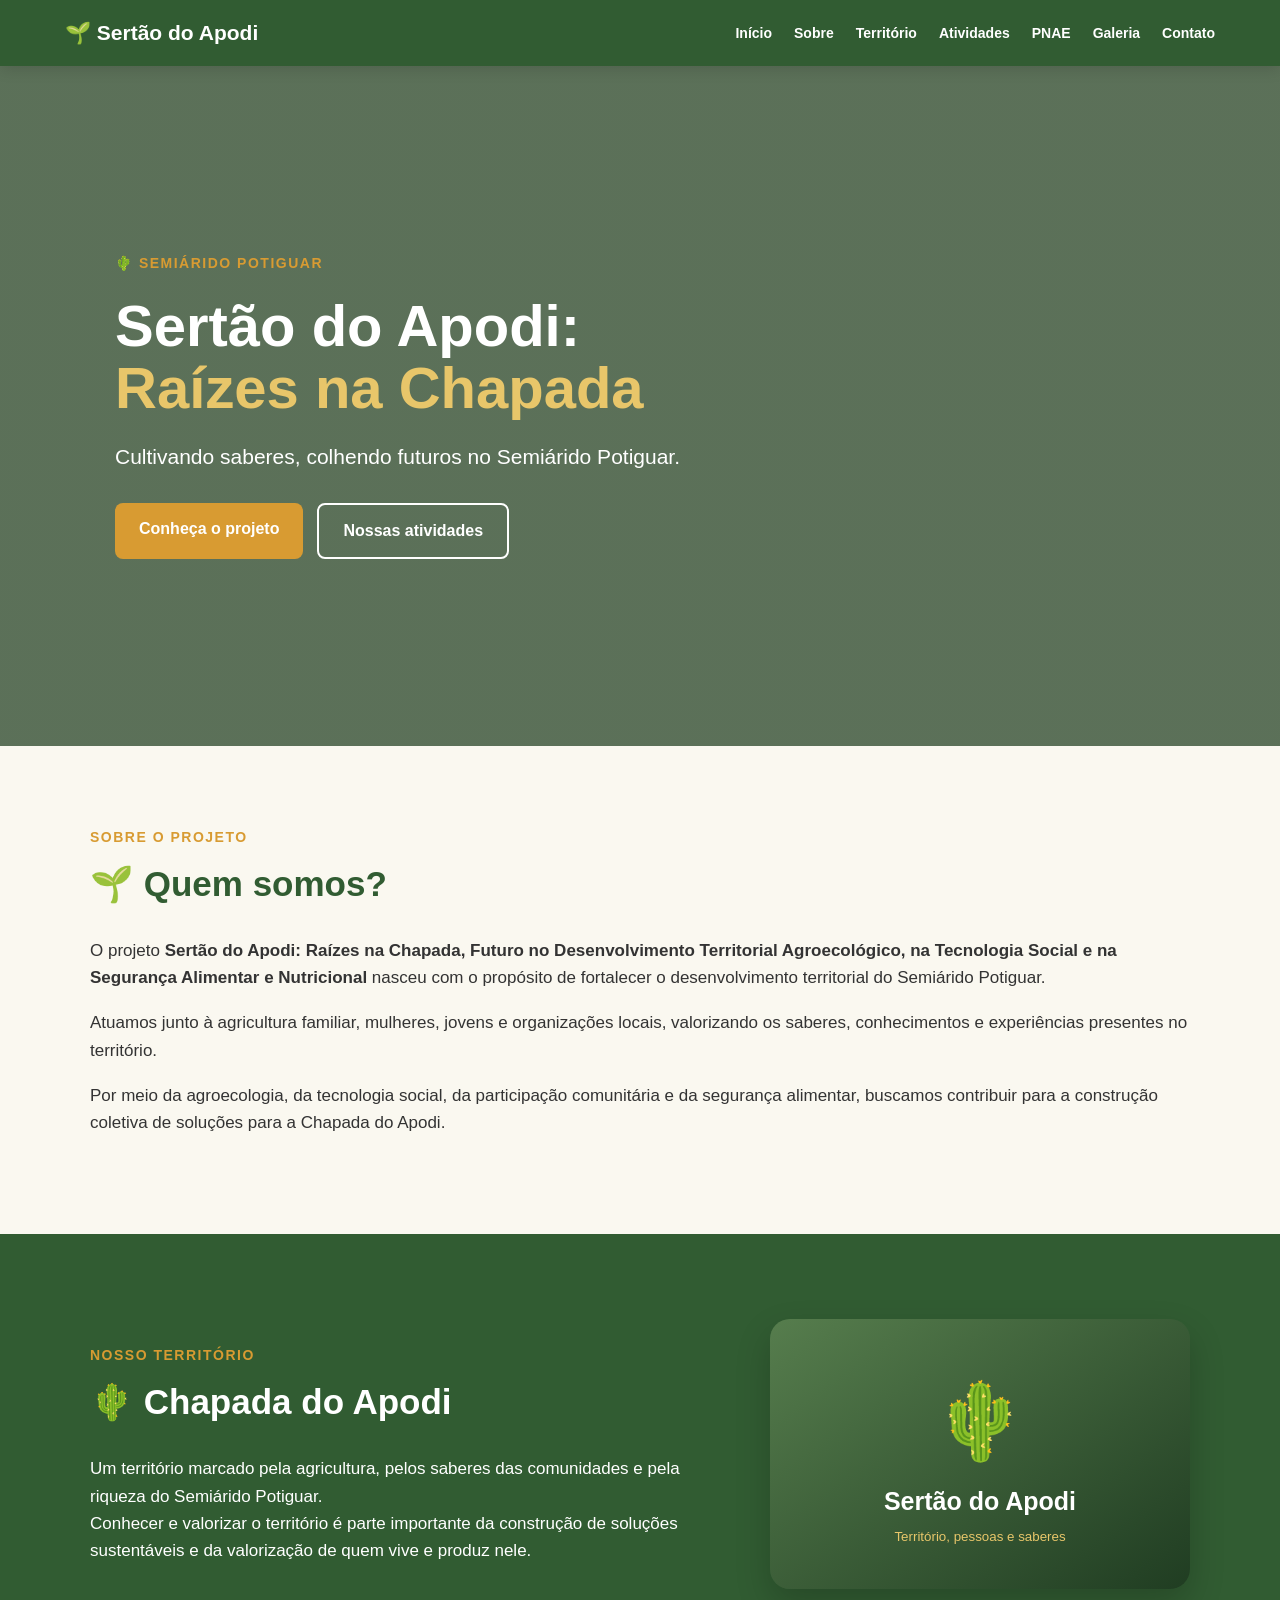
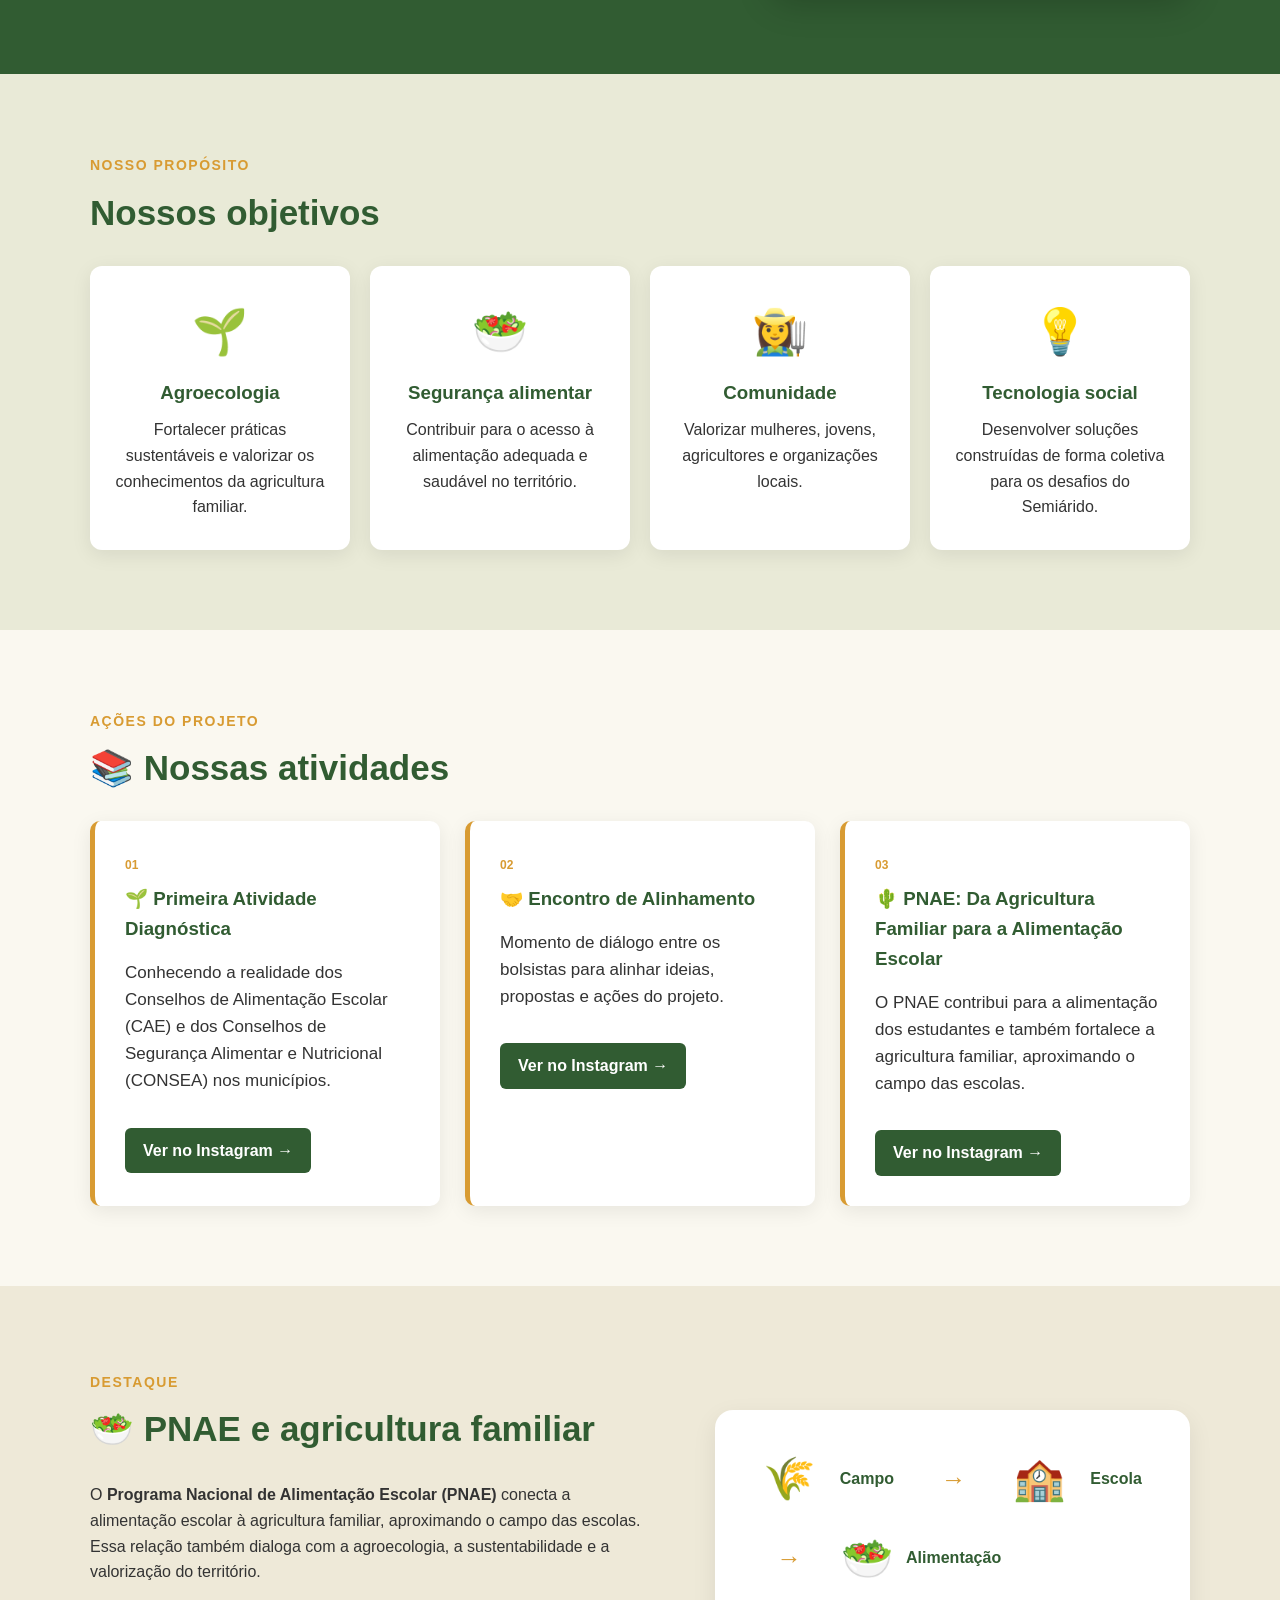
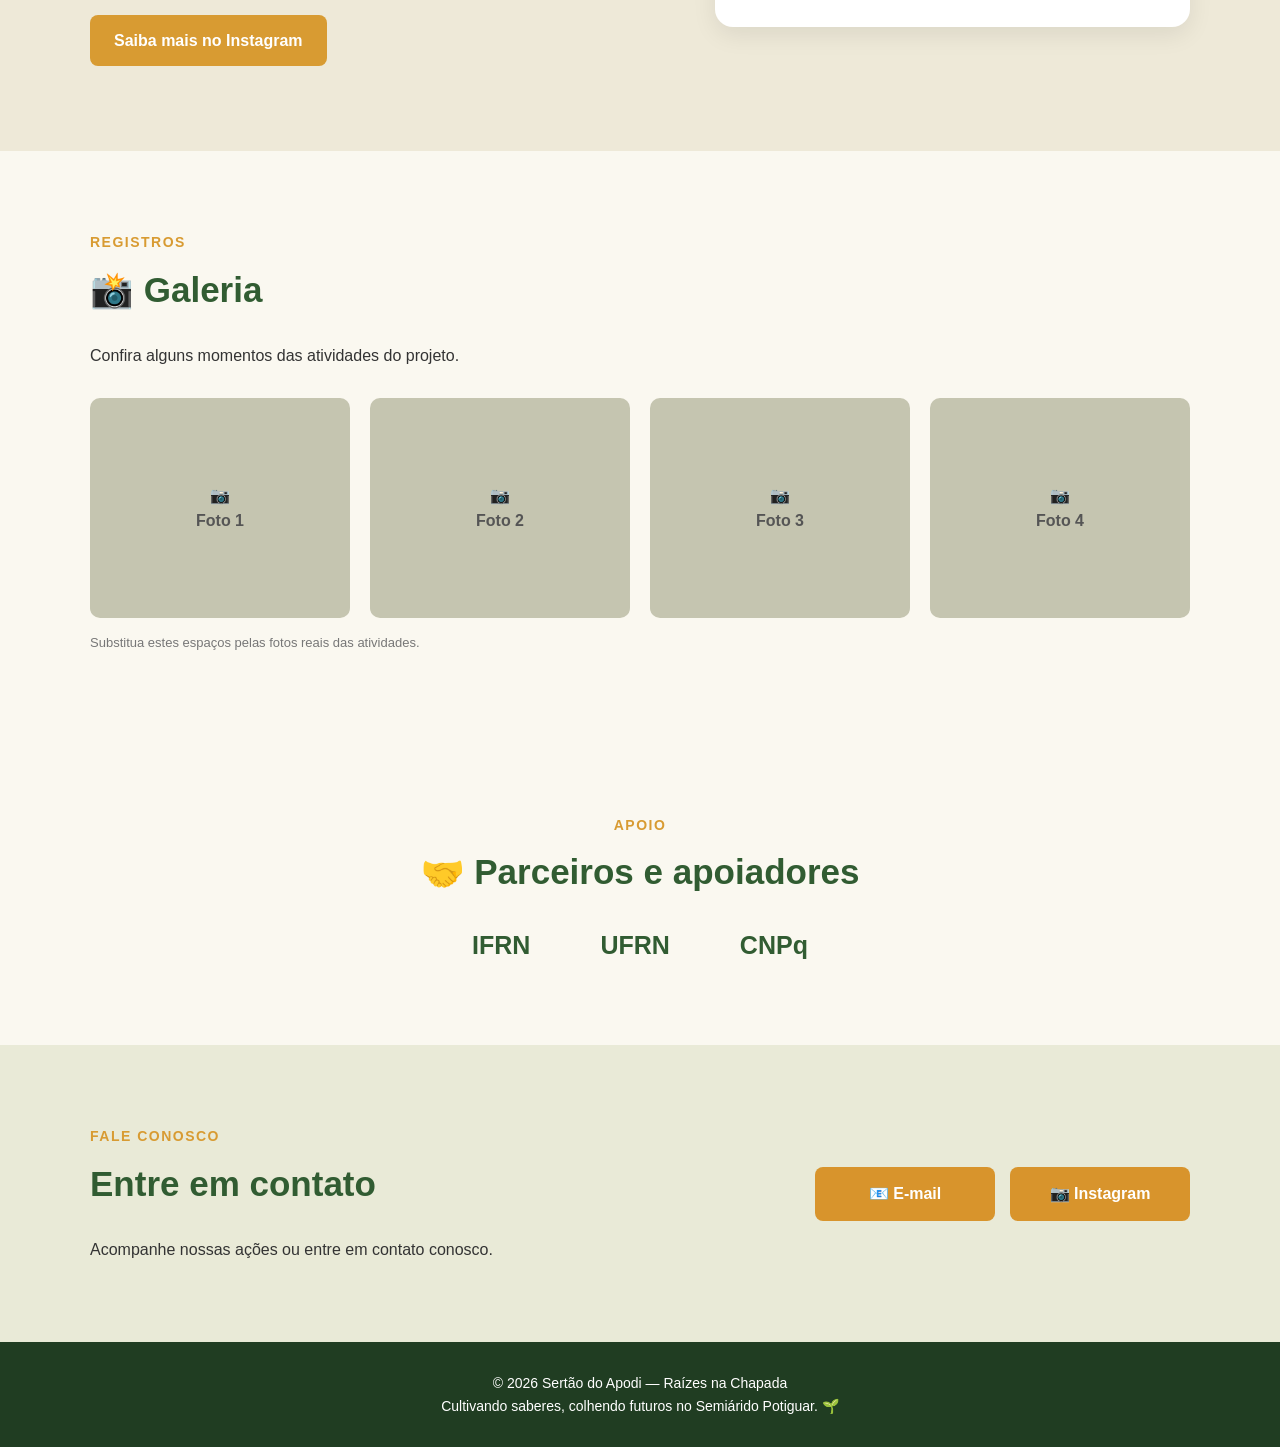
<file: index.html>
<!DOCTYPE html>
<html lang="pt-BR">
<head>
    <meta charset="UTF-8">
    <meta name="viewport" content="width=device-width, initial-scale=1.0">
    <title>Sertão do Apodi | Raízes na Chapada</title>
    <link rel="stylesheet" href="style.css">
</head>

<body>

<header>
    <nav class="navbar">
        <a class="logo" href="#inicio">🌱 Sertão do Apodi</a>

        <ul class="menu">
            <li><a href="#inicio">Início</a></li>
            <li><a href="#sobre">Sobre</a></li>
            <li><a href="#territorio">Território</a></li>
            <li><a href="#atividades">Atividades</a></li>
            <li><a href="#pnae">PNAE</a></li>
            <li><a href="#galeria">Galeria</a></li>
            <li><a href="#contato">Contato</a></li>
        </ul>
    </nav>
</header>

<main>

<!-- INÍCIO -->
<section id="inicio" class="hero">

    <div class="hero-content">

        <p class="tag">🌵 SEMIÁRIDO POTIGUAR</p>

        <h1>
            Sertão do Apodi:
            <br>
            <span>Raízes na Chapada</span>
        </h1>

        <p class="hero-text">
            Cultivando saberes, colhendo futuros no Semiárido Potiguar.
        </p>

        <div class="hero-buttons">

            <a href="#sobre" class="botao">
                Conheça o projeto
            </a>

            <a href="#atividades" class="botao botao-outline">
                Nossas atividades
            </a>

        </div>

    </div>

</section>


<!-- SOBRE -->
<section id="sobre" class="section">

    <div class="container">

        <div class="section-label">
            SOBRE O PROJETO
        </div>

        <h2>🌱 Quem somos?</h2>

        <p>
            O projeto
            <strong>
                Sertão do Apodi: Raízes na Chapada,
                Futuro no Desenvolvimento Territorial Agroecológico,
                na Tecnologia Social e na Segurança Alimentar e Nutricional
            </strong>
            nasceu com o propósito de fortalecer o desenvolvimento
            territorial do Semiárido Potiguar.
        </p>

        <p>
            Atuamos junto à agricultura familiar, mulheres, jovens e
            organizações locais, valorizando os saberes, conhecimentos
            e experiências presentes no território.
        </p>

        <p>
            Por meio da agroecologia, da tecnologia social,
            da participação comunitária e da segurança alimentar,
            buscamos contribuir para a construção coletiva de
            soluções para a Chapada do Apodi.
        </p>

    </div>

</section>


<!-- TERRITÓRIO -->
<section id="territorio" class="territorio">

    <div class="container territorio-grid">

        <div>

            <div class="section-label">
                NOSSO TERRITÓRIO
            </div>

            <h2>🌵 Chapada do Apodi</h2>

            <p>
                Um território marcado pela agricultura, pelos saberes
                das comunidades e pela riqueza do Semiárido Potiguar.
            </p>

            <p>
                Conhecer e valorizar o território é parte importante
                da construção de soluções sustentáveis e da valorização
                de quem vive e produz nele.
            </p>

        </div>

        <div class="territorio-card">

            <span>🌵</span>

            <strong>Sertão do Apodi</strong>

            <small>
                Território, pessoas e saberes
            </small>

        </div>

    </div>

</section>


<!-- OBJETIVOS -->
<section class="objetivos">

    <div class="container">

        <div class="section-label">
            NOSSO PROPÓSITO
        </div>

        <h2>Nossos objetivos</h2>

        <div class="cards">

            <div class="card">

                <div class="icone">🌱</div>

                <h3>Agroecologia</h3>

                <p>
                    Fortalecer práticas sustentáveis e valorizar
                    os conhecimentos da agricultura familiar.
                </p>

            </div>


            <div class="card">

                <div class="icone">🥗</div>

                <h3>Segurança alimentar</h3>

                <p>
                    Contribuir para o acesso à alimentação adequada
                    e saudável no território.
                </p>

            </div>


            <div class="card">

                <div class="icone">👩‍🌾</div>

                <h3>Comunidade</h3>

                <p>
                    Valorizar mulheres, jovens, agricultores e
                    organizações locais.
                </p>

            </div>


            <div class="card">

                <div class="icone">💡</div>

                <h3>Tecnologia social</h3>

                <p>
                    Desenvolver soluções construídas de forma
                    coletiva para os desafios do Semiárido.
                </p>

            </div>

        </div>

    </div>

</section>


<!-- ATIVIDADES -->
<section id="atividades" class="section">

    <div class="container">

        <div class="section-label">
            AÇÕES DO PROJETO
        </div>

        <h2>📚 Nossas atividades</h2>

        <div class="atividades">

            <article>

                <span class="activity-number">
                    01
                </span>

                <h3>
                    🌱 Primeira Atividade Diagnóstica
                </h3>

                <p>
                    Conhecendo a realidade dos Conselhos de
                    Alimentação Escolar (CAE) e dos Conselhos
                    de Segurança Alimentar e Nutricional (CONSEA)
                    nos municípios.
                </p>

                <a
                    href="https://www.instagram.com/p/Da0oa6QoOey/?stkn=MXJ6MGkzaTkyZDFjYQ=="
                    class="saiba-mais"
                    target="_blank"
                >
                    Ver no Instagram →
                </a>

            </article>


            <article>

                <span class="activity-number">
                    02
                </span>

                <h3>
                    🤝 Encontro de Alinhamento
                </h3>

                <p>
                    Momento de diálogo entre os bolsistas para
                    alinhar ideias, propostas e ações do projeto.
                </p>

                <a
                    href="https://www.instagram.com/p/DcJ8N0joI4n/?stkn=MXg5YXlienkyaHBv"
                    class="saiba-mais"
                    target="_blank"
                >
                    Ver no Instagram →
                </a>

            </article>


            <article>

                <span class="activity-number">
                    03
                </span>

                <h3>
                    🌵 PNAE: Da Agricultura Familiar para a Alimentação Escolar
                </h3>

                <p>
                    O PNAE contribui para a alimentação dos estudantes
                    e também fortalece a agricultura familiar,
                    aproximando o campo das escolas.
                </p>

                <a
                    href="https://www.instagram.com/p/Dc1cY6roIXt/?stkn=MWxkeGZoZm5tOHJpeQ=="
                    class="saiba-mais"
                    target="_blank"
                >
                    Ver no Instagram →
                </a>

            </article>

        </div>

    </div>

</section>


<!-- PNAE -->
<section id="pnae" class="pnae">

    <div class="container pnae-grid">

        <div>

            <div class="section-label">
                DESTAQUE
            </div>

            <h2>
                🥗 PNAE e agricultura familiar
            </h2>

            <p>
                O <strong>Programa Nacional de Alimentação Escolar (PNAE)</strong>
                conecta a alimentação escolar à agricultura familiar,
                aproximando o campo das escolas.
            </p>

            <p>
                Essa relação também dialoga com a agroecologia,
                a sustentabilidade e a valorização do território.
            </p>

            <a
                href="https://www.instagram.com/p/Dc1cY6roIXt/?stkn=MWxkeGZoZm5tOHJpeQ=="
                target="_blank"
                class="botao"
            >
                Saiba mais no Instagram
            </a>

        </div>


        <div class="pnae-box">

            <div>🌾</div>
            <span>Campo</span>

            <b>→</b>

            <div>🏫</div>
            <span>Escola</span>

            <b>→</b>

            <div>🥗</div>
            <span>Alimentação</span>

        </div>

    </div>

</section>


<!-- GALERIA -->
<section id="galeria" class="galeria">

    <div class="container">

        <div class="section-label">
            REGISTROS
        </div>

        <h2>📸 Galeria</h2>

        <p>
            Confira alguns momentos das atividades do projeto.
        </p>

        <div class="fotos">

            <div class="foto">
                <span>
                    📷
                    <br>
                    Foto 1
                </span>
            </div>

            <div class="foto">
                <span>
                    📷
                    <br>
                    Foto 2
                </span>
            </div>

            <div class="foto">
                <span>
                    📷
                    <br>
                    Foto 3
                </span>
            </div>

            <div class="foto">
                <span>
                    📷
                    <br>
                    Foto 4
                </span>
            </div>

        </div>

        <p class="gallery-note">
            Substitua estes espaços pelas fotos reais das atividades.
        </p>

    </div>

</section>


<!-- PARCEIROS -->
<section class="parceiros">

    <div class="container">

        <div class="section-label">
            APOIO
        </div>

        <h2>
            🤝 Parceiros e apoiadores
        </h2>

        <div class="logos">

            <div>IFRN</div>
            <div>UFRN</div>
            <div>CNPq</div>

        </div>

    </div>

</section>


<!-- CONTATO -->
<section id="contato" class="contato">

    <div class="container contato-box">

        <div>

            <div class="section-label">
                FALE CONOSCO
            </div>

            <h2>
                Entre em contato
            </h2>

            <p>
                Acompanhe nossas ações ou entre em contato conosco.
            </p>

        </div>

        <div class="contatos">

            <a href="mailto:sertaodoa@gmail.com">
                📧 E-mail
            </a>

            <a
                href="https://www.instagram.com/sertaodoapodi/"
                target="_blank"
            >
                📷 Instagram
            </a>

        </div>

    </div>

</section>

</main>


<!-- RODAPÉ -->
<footer>

    <p>
        © 2026 Sertão do Apodi — Raízes na Chapada
    </p>

    <p>
        Cultivando saberes, colhendo futuros no Semiárido Potiguar. 🌱
    </p>

</footer>

<script src="script.js"></script>

</body>
</html>
</file>
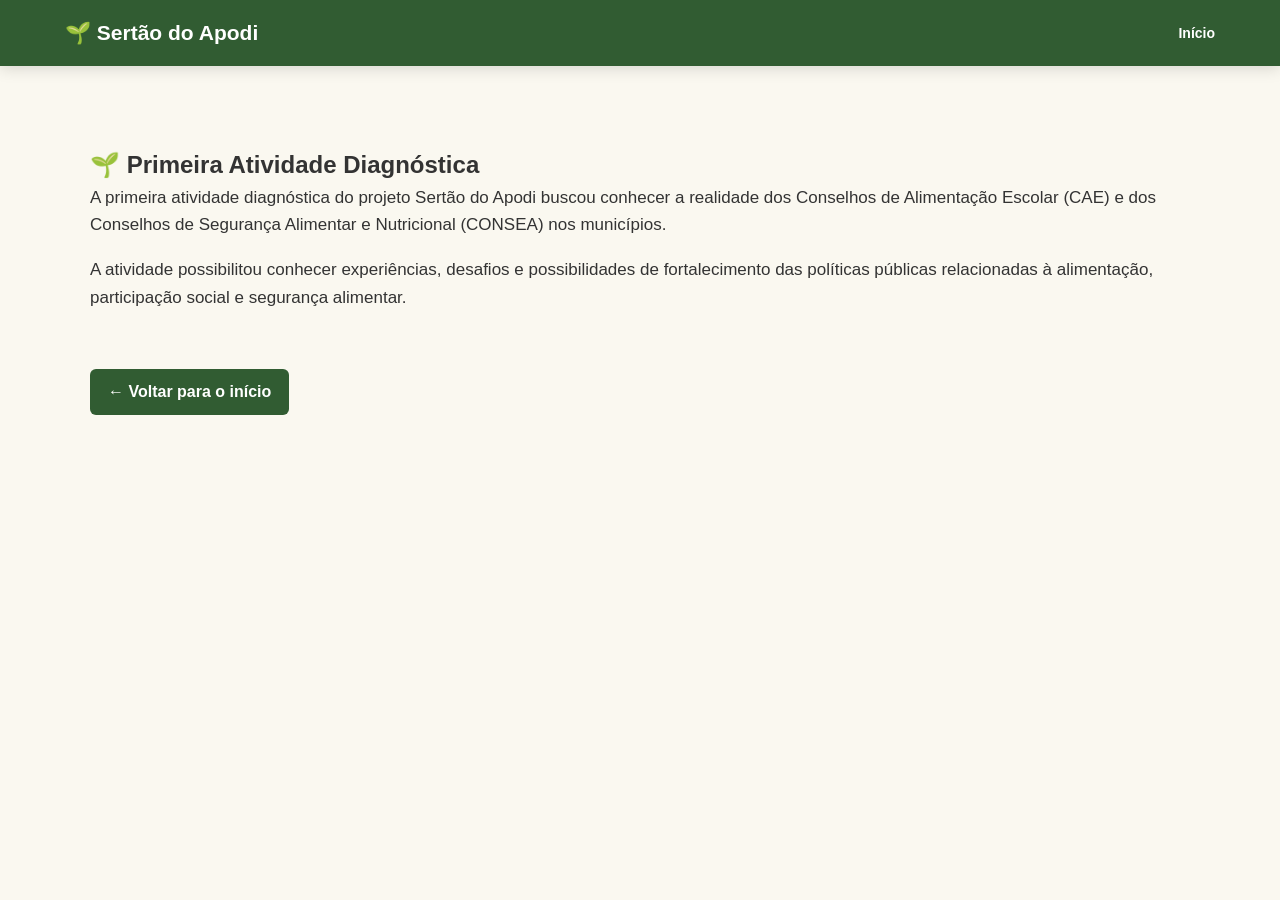
<file: atividade-diagnostica.html>
<!DOCTYPE html>
<html lang="pt-BR">

<head>
    <meta charset="UTF-8">
    <meta name="viewport" content="width=device-width, initial-scale=1.0">

    <title>Atividade Diagnóstica - Sertão do Apodi</title>

    <link rel="stylesheet" href="../style.css">
</head>

<body>

    <header>
        <nav class="navbar">

            <div class="logo">
                🌱 Sertão do Apodi
            </div>

            <ul class="menu">
                <li><a href="../index.html">Início</a></li>
            </ul>

        </nav>
    </header>

    <section class="section">

        <div class="container">

            <h1>🌱 Primeira Atividade Diagnóstica</h1>

            <p>
                A primeira atividade diagnóstica do projeto
                Sertão do Apodi buscou conhecer a realidade dos
                Conselhos de Alimentação Escolar (CAE) e dos
                Conselhos de Segurança Alimentar e Nutricional
                (CONSEA) nos municípios.
            </p>

            <p>
                A atividade possibilitou conhecer experiências,
                desafios e possibilidades de fortalecimento das
                políticas públicas relacionadas à alimentação,
                participação social e segurança alimentar.
            </p>

            <br>

            <a href="../index.html" class="saiba-mais">
                ← Voltar para o início
            </a>

        </div>

    </section>

</body>

</html>
</file>
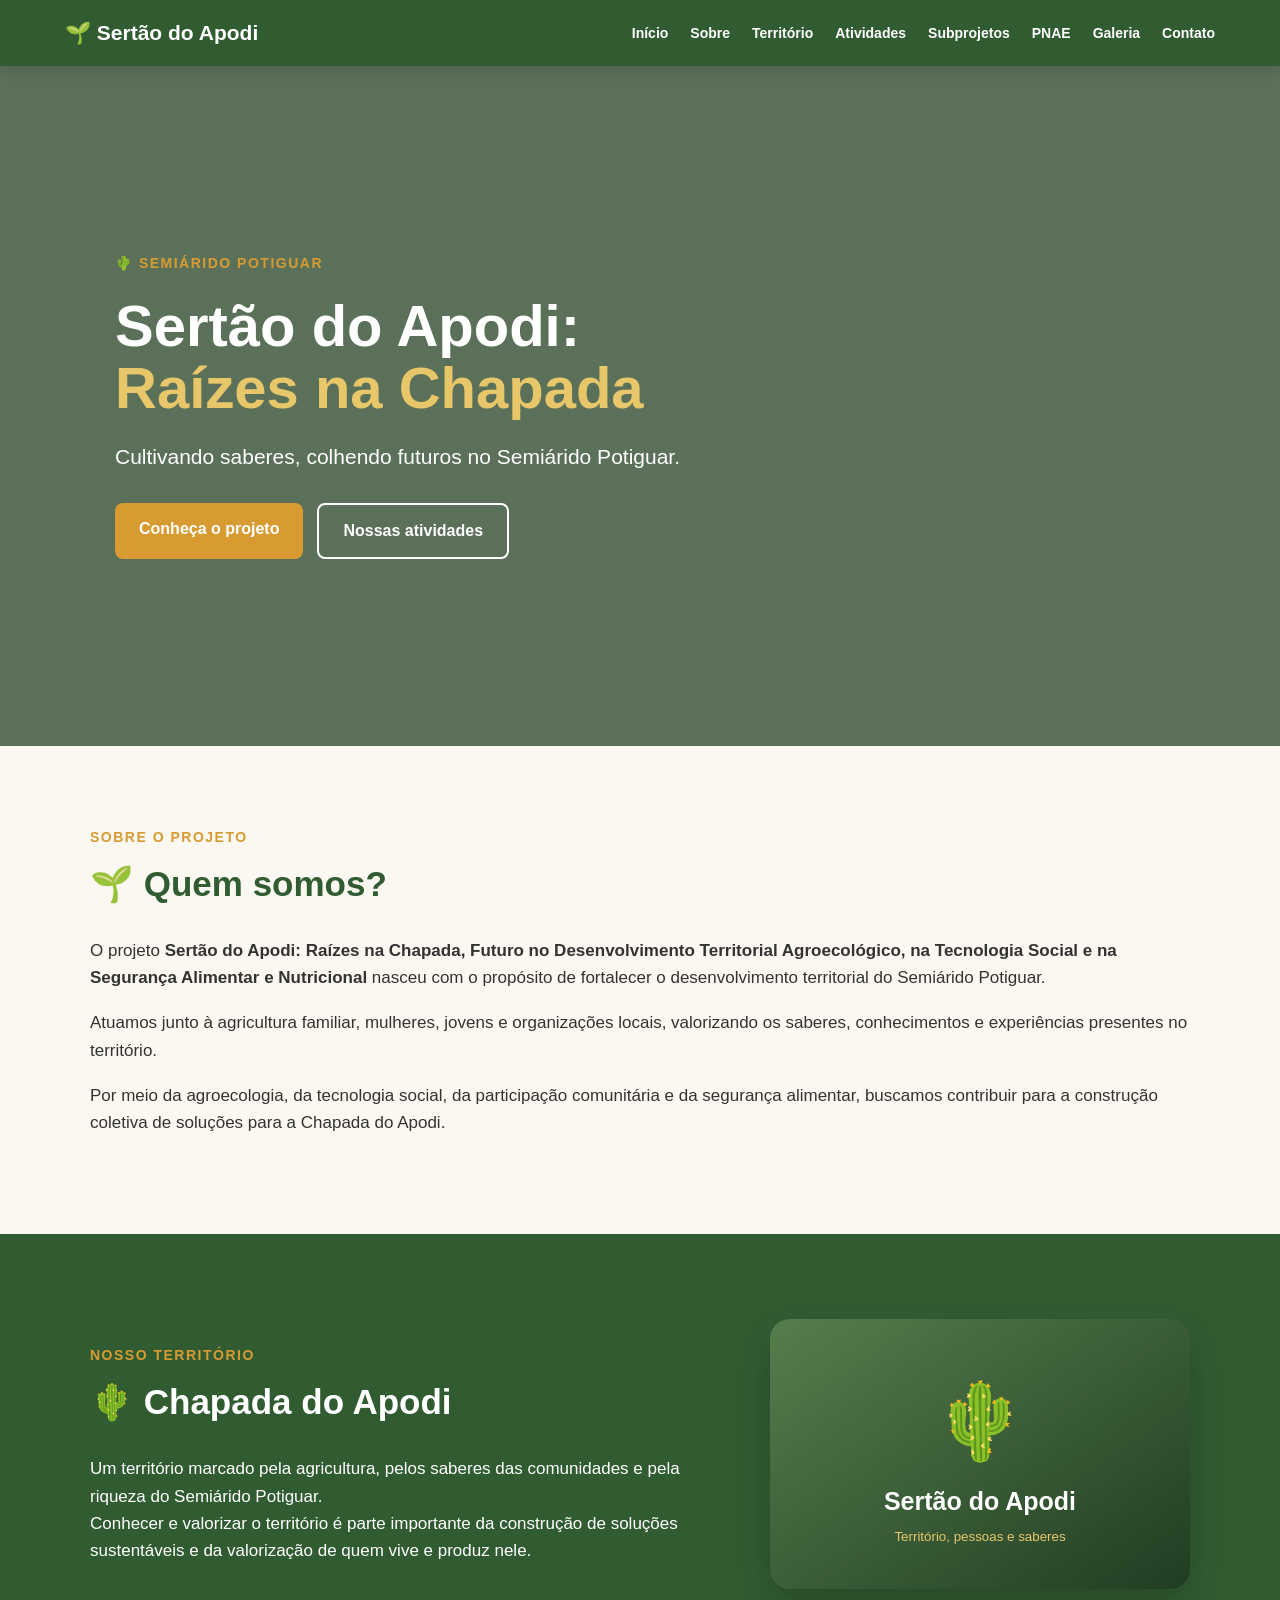
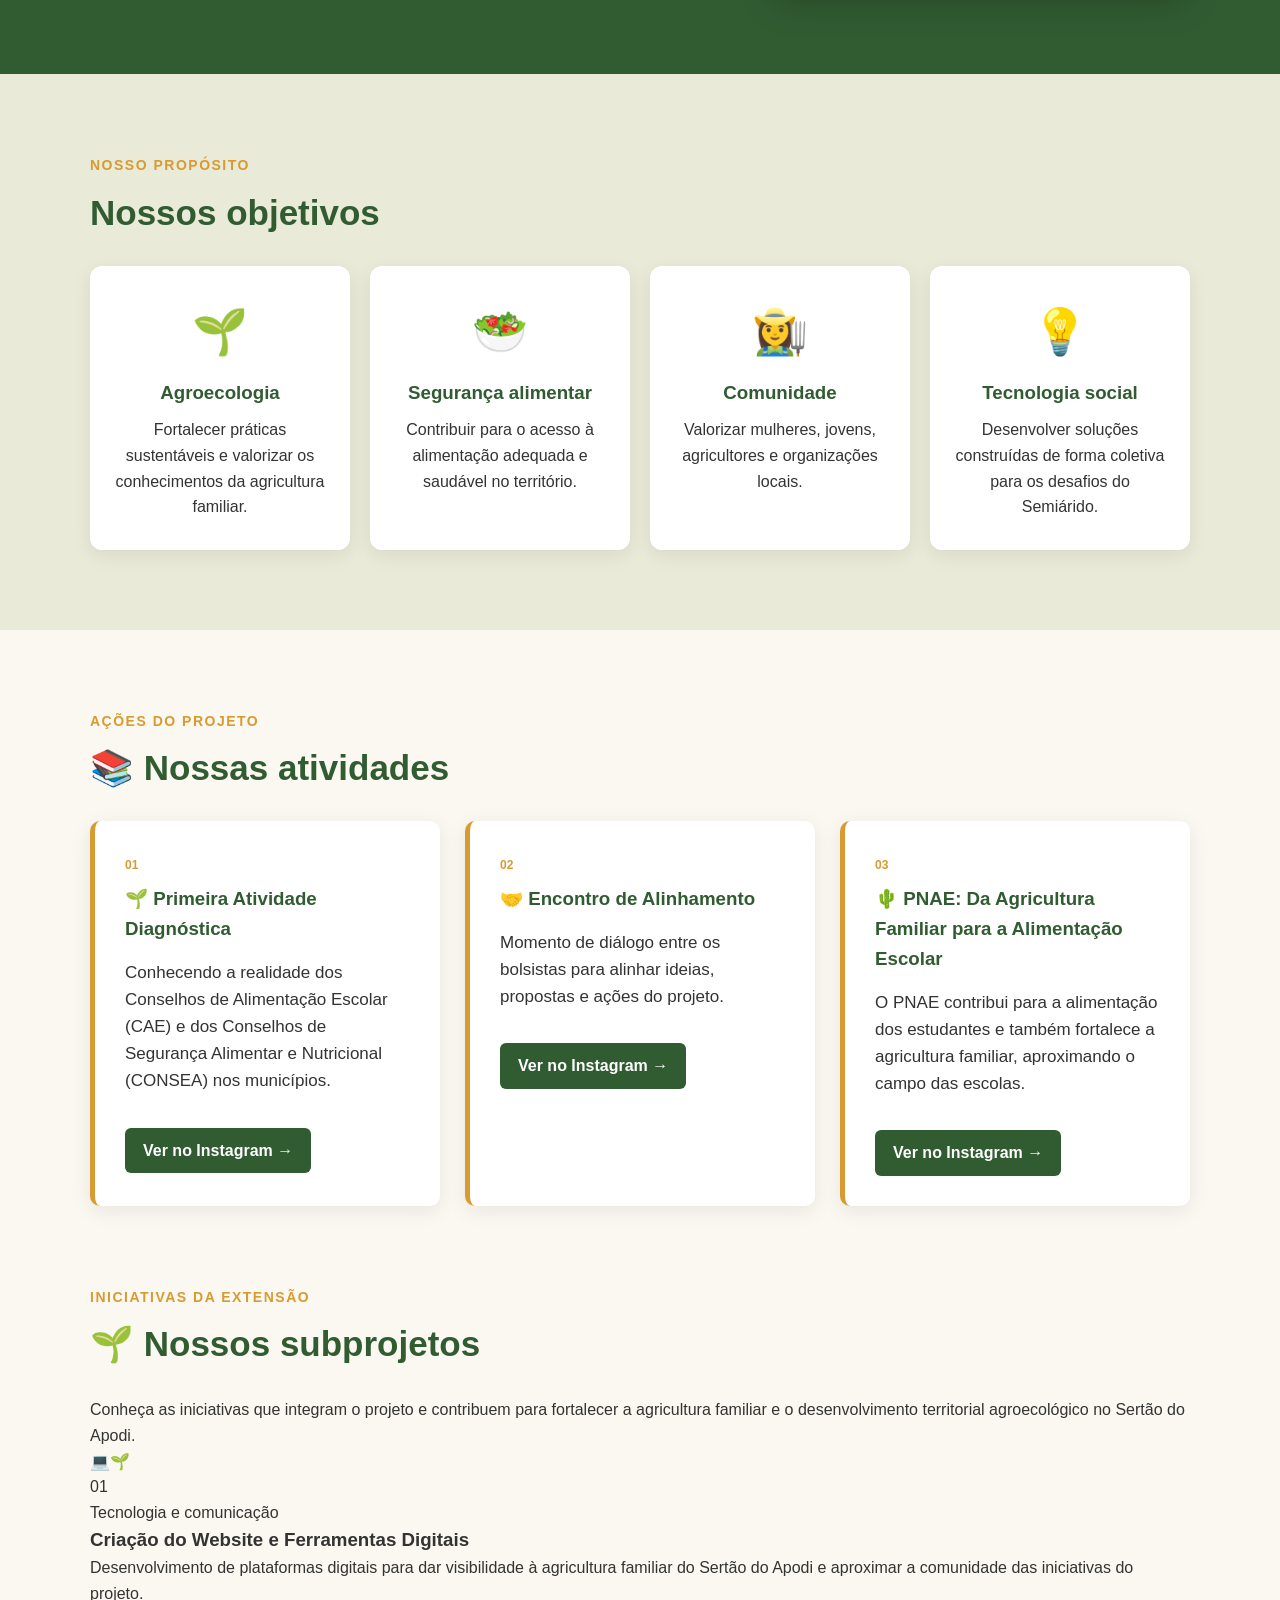
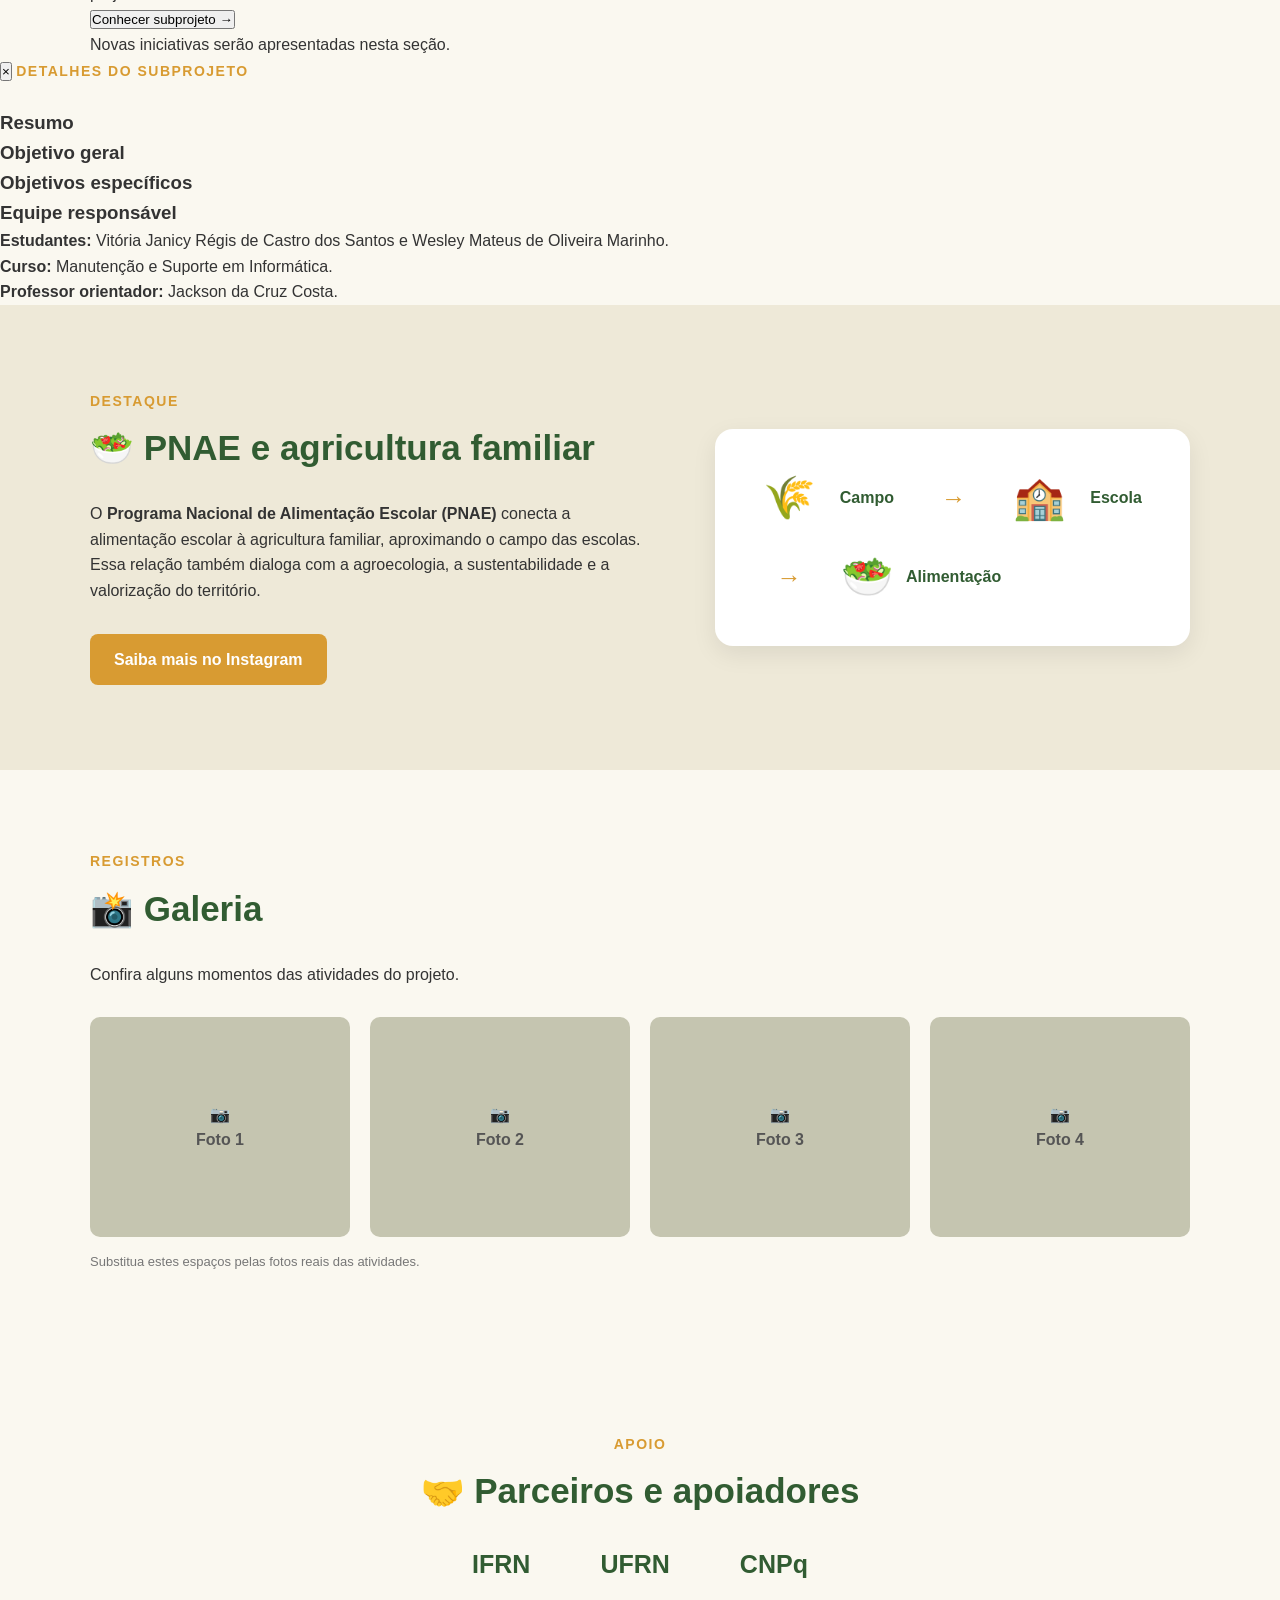
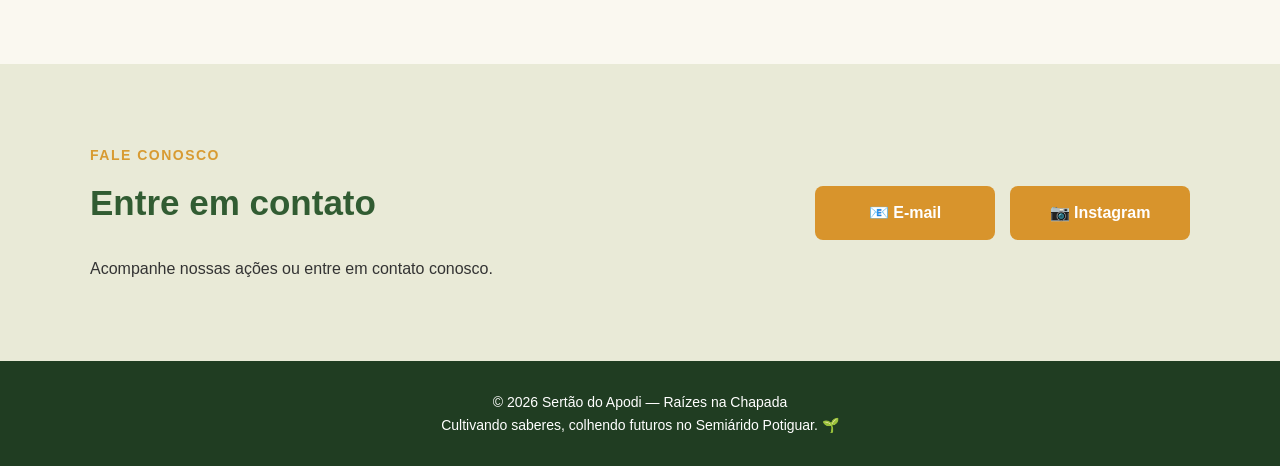
<file: index sert.html>
<!DOCTYPE html>
<html lang="pt-BR">
<head>
    <meta charset="UTF-8">
    <meta name="viewport" content="width=device-width, initial-scale=1.0">
    <title>Sertão do Apodi | Raízes na Chapada</title>
    <link rel="stylesheet" href="style.css">
</head>

<body>

<header>
    <nav class="navbar">
        <a class="logo" href="#inicio">🌱 Sertão do Apodi</a>

        <ul class="menu">
            <li><a href="#inicio">Início</a></li>
            <li><a href="#sobre">Sobre</a></li>
            <li><a href="#territorio">Território</a></li>
            <li><a href="#atividades">Atividades</a></li>
            <li><a href="#subprojetos">Subprojetos</a></li>
            <li><a href="#pnae">PNAE</a></li>
            <li><a href="#galeria">Galeria</a></li>
            <li><a href="#contato">Contato</a></li>
        </ul>
    </nav>
</header>

<main>

<!-- INÍCIO -->
<section id="inicio" class="hero">

    <div class="hero-content">

        <p class="tag">🌵 SEMIÁRIDO POTIGUAR</p>

        <h1>
            Sertão do Apodi:
            <br>
            <span>Raízes na Chapada</span>
        </h1>

        <p class="hero-text">
            Cultivando saberes, colhendo futuros no Semiárido Potiguar.
        </p>

        <div class="hero-buttons">

            <a href="#sobre" class="botao">
                Conheça o projeto
            </a>

            <a href="#atividades" class="botao botao-outline">
                Nossas atividades
            </a>

        </div>

    </div>

</section>


<!-- SOBRE -->
<section id="sobre" class="section">

    <div class="container">

        <div class="section-label">
            SOBRE O PROJETO
        </div>

        <h2>🌱 Quem somos?</h2>

        <p>
            O projeto
            <strong>
                Sertão do Apodi: Raízes na Chapada,
                Futuro no Desenvolvimento Territorial Agroecológico,
                na Tecnologia Social e na Segurança Alimentar e Nutricional
            </strong>
            nasceu com o propósito de fortalecer o desenvolvimento
            territorial do Semiárido Potiguar.
        </p>

        <p>
            Atuamos junto à agricultura familiar, mulheres, jovens e
            organizações locais, valorizando os saberes, conhecimentos
            e experiências presentes no território.
        </p>

        <p>
            Por meio da agroecologia, da tecnologia social,
            da participação comunitária e da segurança alimentar,
            buscamos contribuir para a construção coletiva de
            soluções para a Chapada do Apodi.
        </p>

    </div>

</section>


<!-- TERRITÓRIO -->
<section id="territorio" class="territorio">

    <div class="container territorio-grid">

        <div>

            <div class="section-label">
                NOSSO TERRITÓRIO
            </div>

            <h2>🌵 Chapada do Apodi</h2>

            <p>
                Um território marcado pela agricultura, pelos saberes
                das comunidades e pela riqueza do Semiárido Potiguar.
            </p>

            <p>
                Conhecer e valorizar o território é parte importante
                da construção de soluções sustentáveis e da valorização
                de quem vive e produz nele.
            </p>

        </div>

        <div class="territorio-card">

            <span>🌵</span>

            <strong>Sertão do Apodi</strong>

            <small>
                Território, pessoas e saberes
            </small>

        </div>

    </div>

</section>


<!-- OBJETIVOS -->
<section class="objetivos">

    <div class="container">

        <div class="section-label">
            NOSSO PROPÓSITO
        </div>

        <h2>Nossos objetivos</h2>

        <div class="cards">

            <div class="card">

                <div class="icone">🌱</div>

                <h3>Agroecologia</h3>

                <p>
                    Fortalecer práticas sustentáveis e valorizar
                    os conhecimentos da agricultura familiar.
                </p>

            </div>


            <div class="card">

                <div class="icone">🥗</div>

                <h3>Segurança alimentar</h3>

                <p>
                    Contribuir para o acesso à alimentação adequada
                    e saudável no território.
                </p>

            </div>


            <div class="card">

                <div class="icone">👩‍🌾</div>

                <h3>Comunidade</h3>

                <p>
                    Valorizar mulheres, jovens, agricultores e
                    organizações locais.
                </p>

            </div>


            <div class="card">

                <div class="icone">💡</div>

                <h3>Tecnologia social</h3>

                <p>
                    Desenvolver soluções construídas de forma
                    coletiva para os desafios do Semiárido.
                </p>

            </div>

        </div>

    </div>

</section>


<!-- ATIVIDADES -->
<section id="atividades" class="section">

    <div class="container">

        <div class="section-label">
            AÇÕES DO PROJETO
        </div>

        <h2>📚 Nossas atividades</h2>

        <div class="atividades">

            <article>

                <span class="activity-number">
                    01
                </span>

                <h3>
                    🌱 Primeira Atividade Diagnóstica
                </h3>

                <p>
                    Conhecendo a realidade dos Conselhos de
                    Alimentação Escolar (CAE) e dos Conselhos
                    de Segurança Alimentar e Nutricional (CONSEA)
                    nos municípios.
                </p>

                <a
                    href="https://www.instagram.com/p/Da0oa6QoOey/?stkn=MXJ6MGkzaTkyZDFjYQ=="
                    class="saiba-mais"
                    target="_blank"
                >
                    Ver no Instagram →
                </a>

            </article>


            <article>

                <span class="activity-number">
                    02
                </span>

                <h3>
                    🤝 Encontro de Alinhamento
                </h3>

                <p>
                    Momento de diálogo entre os bolsistas para
                    alinhar ideias, propostas e ações do projeto.
                </p>

                <a
                    href="https://www.instagram.com/p/DcJ8N0joI4n/?stkn=MXg5YXlienkyaHBv"
                    class="saiba-mais"
                    target="_blank"
                >
                    Ver no Instagram →
                </a>

            </article>


            <article>

                <span class="activity-number">
                    03
                </span>

                <h3>
                    🌵 PNAE: Da Agricultura Familiar para a Alimentação Escolar
                </h3>

                <p>
                    O PNAE contribui para a alimentação dos estudantes
                    e também fortalece a agricultura familiar,
                    aproximando o campo das escolas.
                </p>

                <a
                    href="https://www.instagram.com/p/Dc1cY6roIXt/?stkn=MWxkeGZoZm5tOHJpeQ=="
                    class="saiba-mais"
                    target="_blank"
                >
                    Ver no Instagram →
                </a>

            </article>

        </div>

    </div>

</section>



<!-- SUBPROJETOS -->
<section id="subprojetos" class="subprojetos-section">
    <div class="container">
        <div class="section-label">INICIATIVAS DA EXTENSÃO</div>
        <h2>🌱 Nossos subprojetos</h2>
        <p class="subprojetos-intro">
            Conheça as iniciativas que integram o projeto e contribuem
            para fortalecer a agricultura familiar e o desenvolvimento
            territorial agroecológico no Sertão do Apodi.
        </p>

        <div class="subprojetos-grid" id="listaSubprojetos">
            <article class="subprojeto-card">
                <div class="subprojeto-imagem">
                    <div class="subprojeto-imagem-conteudo" aria-hidden="true">💻🌱</div>
                    <span class="subprojeto-numero">01</span>
                </div>
                <div class="subprojeto-conteudo">
                    <span class="subprojeto-categoria">Tecnologia e comunicação</span>
                    <h3>Criação do Website e Ferramentas Digitais</h3>
                    <p>
                        Desenvolvimento de plataformas digitais para dar visibilidade
                        à agricultura familiar do Sertão do Apodi e aproximar a
                        comunidade das iniciativas do projeto.
                    </p>
                    <button class="subprojeto-botao" type="button" data-subprojeto="0"
                            aria-haspopup="dialog">
                        Conhecer subprojeto <span aria-hidden="true">→</span>
                    </button>
                </div>
            </article>
        </div>
        <p class="subprojetos-aviso">
            Novas iniciativas serão apresentadas nesta seção.
        </p>
    </div>
</section>

<!-- MODAL DE DETALHES DOS SUBPROJETOS -->
<div class="subprojeto-modal" id="subprojetoModal" aria-hidden="true">
    <div class="subprojeto-modal-painel" role="dialog" aria-modal="true"
         aria-labelledby="subprojetoModalTitulo" tabindex="-1">
        <button class="subprojeto-fechar" type="button" aria-label="Fechar detalhes">×</button>

        <span class="section-label">DETALHES DO SUBPROJETO</span>
        <h2 id="subprojetoModalTitulo"></h2>

        <div class="subprojeto-detalhe">
            <h3>Resumo</h3>
            <p id="subprojetoModalResumo"></p>
        </div>

        <div class="subprojeto-detalhe">
            <h3>Objetivo geral</h3>
            <p id="subprojetoModalObjetivo"></p>
        </div>

        <div class="subprojeto-detalhe">
            <h3>Objetivos específicos</h3>
            <ol id="subprojetoModalEspecificos"></ol>
        </div>

        <div class="subprojeto-equipe">
            <h3>Equipe responsável</h3>
            <p><strong>Estudantes:</strong> Vitória Janicy Régis de Castro dos Santos e Wesley Mateus de Oliveira Marinho.</p>
            <p><strong>Curso:</strong> Manutenção e Suporte em Informática.</p>
            <p><strong>Professor orientador:</strong> Jackson da Cruz Costa.</p>
        </div>
    </div>
</div>

<!-- PNAE -->
<section id="pnae" class="pnae">

    <div class="container pnae-grid">

        <div>

            <div class="section-label">
                DESTAQUE
            </div>

            <h2>
                🥗 PNAE e agricultura familiar
            </h2>

            <p>
                O <strong>Programa Nacional de Alimentação Escolar (PNAE)</strong>
                conecta a alimentação escolar à agricultura familiar,
                aproximando o campo das escolas.
            </p>

            <p>
                Essa relação também dialoga com a agroecologia,
                a sustentabilidade e a valorização do território.
            </p>

            <a
                href="https://www.instagram.com/p/Dc1cY6roIXt/?stkn=MWxkeGZoZm5tOHJpeQ=="
                target="_blank"
                class="botao"
            >
                Saiba mais no Instagram
            </a>

        </div>


        <div class="pnae-box">

            <div>🌾</div>
            <span>Campo</span>

            <b>→</b>

            <div>🏫</div>
            <span>Escola</span>

            <b>→</b>

            <div>🥗</div>
            <span>Alimentação</span>

        </div>

    </div>

</section>


<!-- GALERIA -->
<section id="galeria" class="galeria">

    <div class="container">

        <div class="section-label">
            REGISTROS
        </div>

        <h2>📸 Galeria</h2>

        <p>
            Confira alguns momentos das atividades do projeto.
        </p>

        <div class="fotos">

            <div class="foto">
                <span>
                    📷
                    <br>
                    Foto 1
                </span>
            </div>

            <div class="foto">
                <span>
                    📷
                    <br>
                    Foto 2
                </span>
            </div>

            <div class="foto">
                <span>
                    📷
                    <br>
                    Foto 3
                </span>
            </div>

            <div class="foto">
                <span>
                    📷
                    <br>
                    Foto 4
                </span>
            </div>

        </div>

        <p class="gallery-note">
            Substitua estes espaços pelas fotos reais das atividades.
        </p>

    </div>

</section>


<!-- PARCEIROS -->
<section class="parceiros">

    <div class="container">

        <div class="section-label">
            APOIO
        </div>

        <h2>
            🤝 Parceiros e apoiadores
        </h2>

        <div class="logos">

            <div>IFRN</div>
            <div>UFRN</div>
            <div>CNPq</div>

        </div>

    </div>

</section>


<!-- CONTATO -->
<section id="contato" class="contato">

    <div class="container contato-box">

        <div>

            <div class="section-label">
                FALE CONOSCO
            </div>

            <h2>
                Entre em contato
            </h2>

            <p>
                Acompanhe nossas ações ou entre em contato conosco.
            </p>

        </div>

        <div class="contatos">

            <a href="mailto:sertaodoa@gmail.com">
                📧 E-mail
            </a>

            <a
                href="https://www.instagram.com/sertaodoapodi/"
                target="_blank"
            >
                📷 Instagram
            </a>

        </div>

    </div>

</section>

</main>


<!-- RODAPÉ -->
<footer>

    <p>
        © 2026 Sertão do Apodi — Raízes na Chapada
    </p>

    <p>
        Cultivando saberes, colhendo futuros no Semiárido Potiguar. 🌱
    </p>

</footer>

<script src="script.js"></script>

</body>
</html>
</file>
<file: style.css>
* {
    margin: 0;
    padding: 0;
    box-sizing: border-box;
}

html {
    scroll-behavior: smooth;
}

body {
    font-family: Arial, Helvetica, sans-serif;
    color: #333;
    background: #faf8f0;
    line-height: 1.6;
}


/* MENU */

header {
    background: #315c32;
    position: sticky;
    top: 0;
    z-index: 1000;
    box-shadow: 0 2px 15px rgba(0, 0, 0, 0.15);
}

.navbar {
    max-width: 1200px;
    margin: auto;
    padding: 16px 25px;

    display: flex;
    align-items: center;
    justify-content: space-between;
}

.logo {
    color: white;
    font-size: 21px;
    font-weight: bold;
    text-decoration: none;
}

.menu {
    list-style: none;
    display: flex;
    gap: 22px;
    flex-wrap: wrap;
    justify-content: center;
}

.menu a {
    color: white;
    text-decoration: none;
    font-weight: bold;
    font-size: 14px;
    transition: 0.2s;
}

.menu a:hover {
    color: #e8c66a;
}


/* HERO */

.hero {
    min-height: 680px;

    display: flex;
    align-items: center;

    background:
        linear-gradient(
            rgba(30, 60, 30, 0.72),
            rgba(30, 60, 30, 0.72)
        ),
        url("https://images.unsplash.com/photo-1501004318641-b39e6451bec6")
        center/cover;

    color: white;
}

.hero-content {
    max-width: 1100px;
    width: 100%;
    margin: auto;
    padding: 60px 25px;
}

.tag,
.section-label {
    color: #d89b32;
    font-weight: bold;
    letter-spacing: 1.5px;
    font-size: 14px;
}

.hero h1 {
    max-width: 850px;
    font-size: 58px;
    line-height: 1.08;
    margin: 20px 0;
}

.hero h1 span {
    color: #e8c66a;
}

.hero-text {
    font-size: 21px;
    max-width: 650px;
}

.hero-buttons {
    display: flex;
    gap: 14px;
    flex-wrap: wrap;
}

.botao {
    display: inline-block;
    margin-top: 30px;
    padding: 13px 24px;

    background: #d89b32;
    color: white;

    text-decoration: none;
    font-weight: bold;

    border-radius: 8px;
    transition: 0.25s;
}

.botao:hover {
    background: #bd8121;
    transform: translateY(-2px);
}

.botao-outline {
    background: transparent;
    border: 2px solid white;
}

.botao-outline:hover {
    background: white;
    color: #315c32;
}


/* SEÇÕES */

.section,
.objetivos,
.galeria,
.parceiros,
.contato {
    padding: 80px 20px;
}

.container {
    max-width: 1100px;
    margin: auto;
}

h2 {
    color: #315c32;
    font-size: 35px;
    margin: 8px 0 25px;
}

.section p {
    margin-bottom: 18px;
    font-size: 17px;
}


/* TERRITÓRIO */

.territorio {
    padding: 85px 20px;
    background: #315c32;
    color: white;
}

.territorio h2 {
    color: white;
}

.territorio p {
    max-width: 650px;
    font-size: 17px;
}

.territorio-grid {
    display: grid;
    grid-template-columns: 1.5fr 1fr;
    gap: 50px;
    align-items: center;
}

.territorio-card {
    min-height: 270px;

    border-radius: 20px;

    background:
        linear-gradient(
            145deg,
            #567d4d,
            #203d22
        );

    display: flex;
    flex-direction: column;
    align-items: center;
    justify-content: center;

    color: white;

    box-shadow:
        0 15px 35px rgba(0, 0, 0, 0.2);
}

.territorio-card span {
    font-size: 75px;
}

.territorio-card strong {
    font-size: 25px;
}

.territorio-card small {
    margin-top: 5px;
    color: #e8c66a;
}


/* OBJETIVOS */

.objetivos {
    background: #e9ead7;
}

.cards {
    display: grid;
    grid-template-columns: repeat(4, 1fr);
    gap: 20px;
}

.card {
    background: white;
    padding: 30px 20px;

    border-radius: 12px;

    text-align: center;

    box-shadow:
        0 5px 20px rgba(0, 0, 0, 0.08);

    transition: 0.25s;
}

.card:hover {
    transform: translateY(-6px);
}

.icone {
    font-size: 45px;
    margin-bottom: 10px;
}

.card h3 {
    color: #315c32;
    margin-bottom: 10px;
}


/* ATIVIDADES */

.atividades {
    display: grid;
    grid-template-columns: repeat(3, 1fr);
    gap: 25px;
}

.atividades article {
    padding: 30px;

    background: white;

    border-left: 5px solid #d89b32;

    border-radius: 10px;

    box-shadow:
        0 5px 20px rgba(0, 0, 0, 0.08);

    position: relative;
}

.activity-number {
    font-size: 12px;
    color: #d89b32;
    font-weight: bold;
}

.atividades h3 {
    color: #315c32;
    margin: 7px 0 15px;
}

.saiba-mais {
    display: inline-block;
    margin-top: 15px;

    padding: 10px 18px;

    background: #315c32;
    color: white;

    text-decoration: none;

    border-radius: 6px;
    font-weight: bold;
}

.saiba-mais:hover {
    background: #d8942c;
}


/* PNAE */

.pnae {
    padding: 85px 20px;
    background: #eee9d8;
}

.pnae-grid {
    display: grid;
    grid-template-columns: 1.2fr 1fr;
    gap: 55px;
    align-items: center;
}

.pnae-box {
    background: white;

    border-radius: 18px;

    padding: 35px;

    display: grid;

    grid-template-columns:
        1fr auto 1fr auto 1fr;

    gap: 12px;

    align-items: center;

    text-align: center;

    box-shadow:
        0 8px 25px rgba(0, 0, 0, 0.08);
}

.pnae-box div {
    font-size: 42px;
}

.pnae-box span {
    font-weight: bold;
    color: #315c32;
}

.pnae-box b {
    color: #d89b32;
    font-size: 25px;
}


/* GALERIA */

.fotos {
    display: grid;

    grid-template-columns:
        repeat(4, 1fr);

    gap: 20px;

    margin-top: 30px;
}

.foto {
    height: 220px;

    display: flex;
    align-items: center;
    justify-content: center;

    background: #c5c5b0;

    border-radius: 10px;

    color: #555;

    font-weight: bold;

    text-align: center;
}

.gallery-note {
    margin-top: 15px;
    font-size: 13px;
    color: #777;
}


/* PARCEIROS */

.parceiros {
    text-align: center;
}

.logos {
    display: flex;
    justify-content: center;

    gap: 70px;

    font-size: 25px;
    font-weight: bold;

    color: #315c32;

    margin-top: 25px;
}


/* CONTATO */

.contato {
    background: #e9ead7;
}

.contato-box {
    display: flex;
    justify-content: space-between;
    align-items: center;

    gap: 30px;
}

.contatos {
    display: flex;
    gap: 15px;
    flex-wrap: wrap;
}

.contatos a {
    display: inline-flex;
    align-items: center;
    justify-content: center;

    min-width: 180px;

    padding: 14px 25px;

    background: #d8942c;
    color: white;

    text-decoration: none;

    font-weight: bold;

    border-radius: 8px;

    transition: 0.3s;
}

.contatos a:hover {
    background: #315c32;
    transform: translateY(-3px);
}


/* RODAPÉ */

footer {
    padding: 30px 20px;

    background: #203d22;

    text-align: center;

    color: white;

    font-size: 14px;
}


/* TABLET */

@media (max-width: 900px) {

    .menu {
        gap: 10px;
    }

    .cards {
        grid-template-columns: 1fr 1fr;
    }

    .atividades {
        grid-template-columns: 1fr;
    }

    .fotos {
        grid-template-columns: 1fr 1fr;
    }

    .territorio-grid,
    .pnae-grid {
        grid-template-columns: 1fr;
    }

    .contato-box {
        flex-direction: column;
        align-items: flex-start;
    }

}


/* CELULAR */

@media (max-width: 600px) {

    .navbar {
        flex-direction: column;
        gap: 12px;
    }

    .hero {
        min-height: 600px;
    }

    .hero h1 {
        font-size: 38px;
    }

    .hero-text {
        font-size: 18px;
    }

    .cards,
    .fotos {
        grid-template-columns: 1fr;
    }

    .logos {
        flex-direction: column;
        gap: 15px;
    }

    .pnae-box {
        grid-template-columns: 1fr;
    }

    .pnae-box b {
        transform: rotate(90deg);
    }

}
</file>
